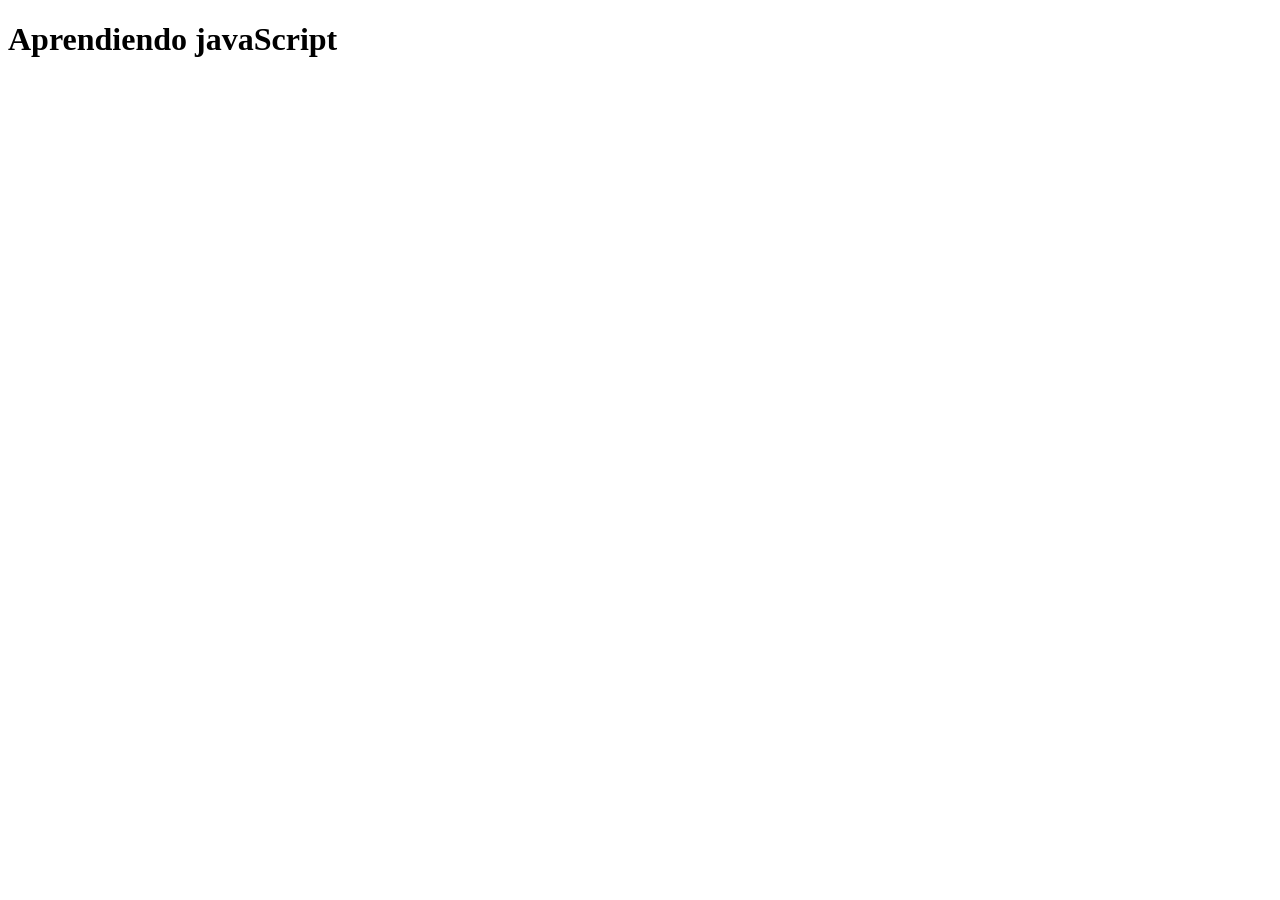
<file: aprendiendo.html>
<!DOCTYPE html>
<html lang="en">
<head>
    <meta charset="UTF-8">
    <meta name="viewport" content="width=device-width, initial-scale=1.0">
    <title>JavaScript</title>
</head>
<body>
    <h1>Aprendiendo javaScript</h1>
    <script>
       let age=prompt ('cuantos años tienes?', 100);
       alert('tiene ${age} años');
    </script>
</body>
</html>
</file>
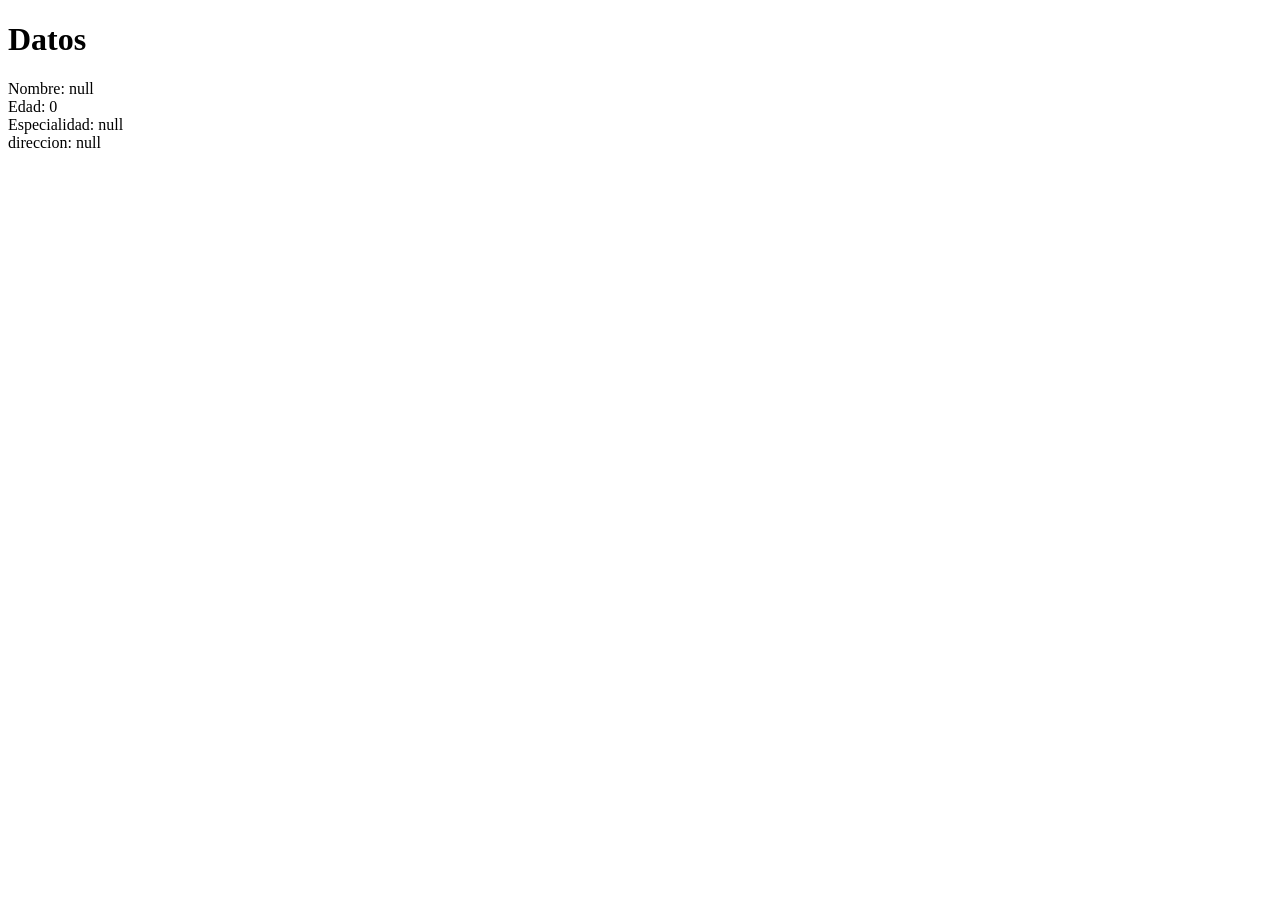
<file: datos.html>
<!DOCTYPE html>
<html lang="en">
<head>
    <meta charset="UTF-8">
    <meta name="viewport" content="width=device-width, initial-scale=1.0">
    <title>Datos</title>
</head>
<body>
    <h1>Datos</h1>
    <script>
        let nom=String(prompt("Escribe tu nombre"))
        let edad=Number(prompt("Escribe tu edad"))
        let esp=String(prompt("Escribe tu especialidad"))
        let direc=String(prompt("Escribe tu direccion"))

        document.write("Nombre: " + nom + "<br>")
        document.write("Edad: " + edad + "<br>")
        document.write("Especialidad: " + esp + "<br>")
        document.write("direccion: " + direc + "<br>")

    </script>
    
</body>
</html>
</file>
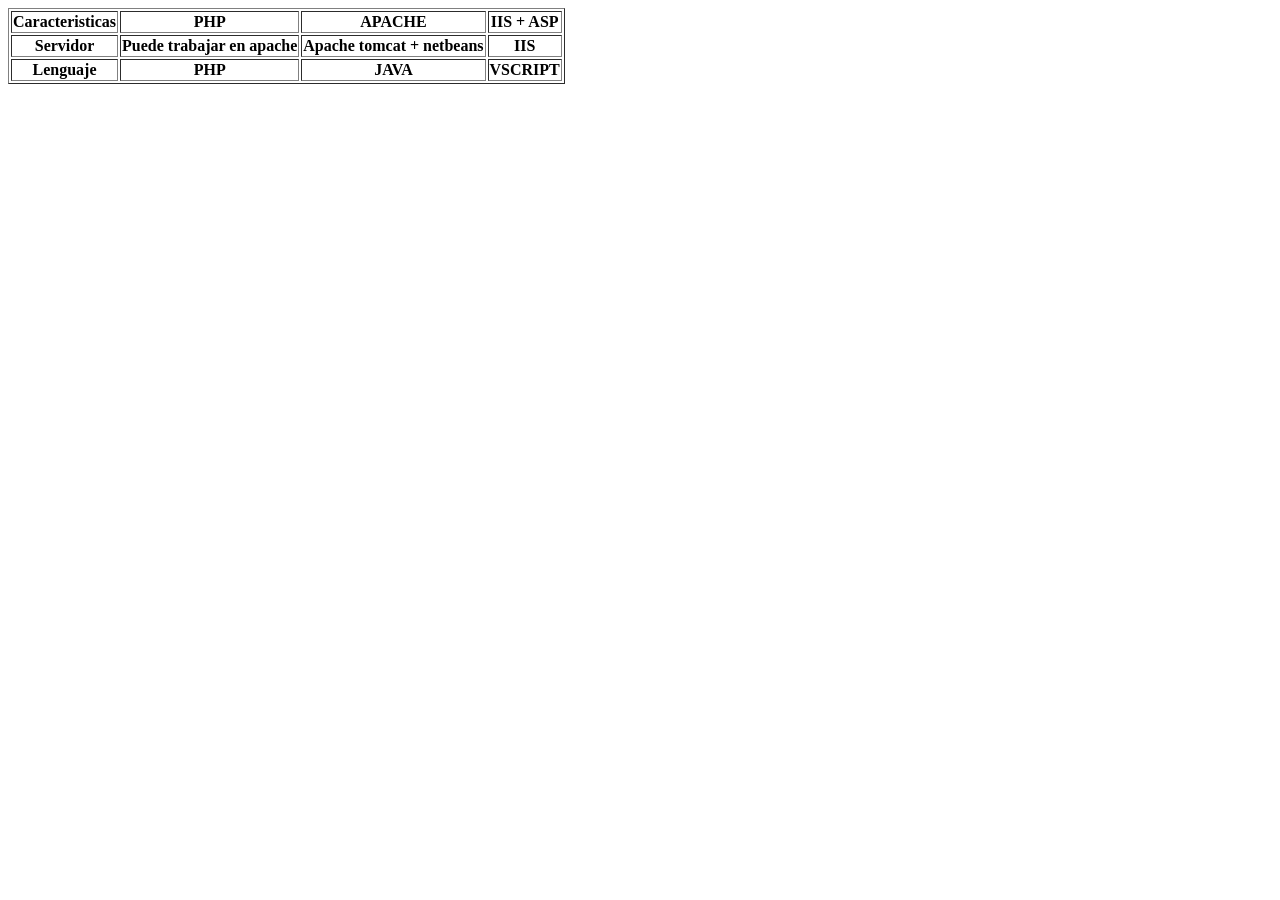
<file: diferencias.html>
<!DOCTYPE html>
<html lang="en">
<head>
    <meta charset="UTF-8">
    <meta name="viewport" content="width=device-width, initial-scale=1.0">
    <title>Diferencias</title>
</head>
<body>
    <table border="1">
        <tr>
            <th>Caracteristicas</th>
            <th>PHP</th>
            <th>APACHE</th>
            <th>IIS + ASP</th>
        </tr>
        <tr>
            <th>Servidor</th>
            <th>Puede trabajar en apache</th>
            <th>Apache tomcat + netbeans</th>
            <th>IIS</th>
        </tr>
        <tr>
            <th>Lenguaje</th>
            <th>PHP</th>
            <th>JAVA</th>
            <th>VSCRIPT</th>
        </tr>
    </table>
</body>
</html>
</file>
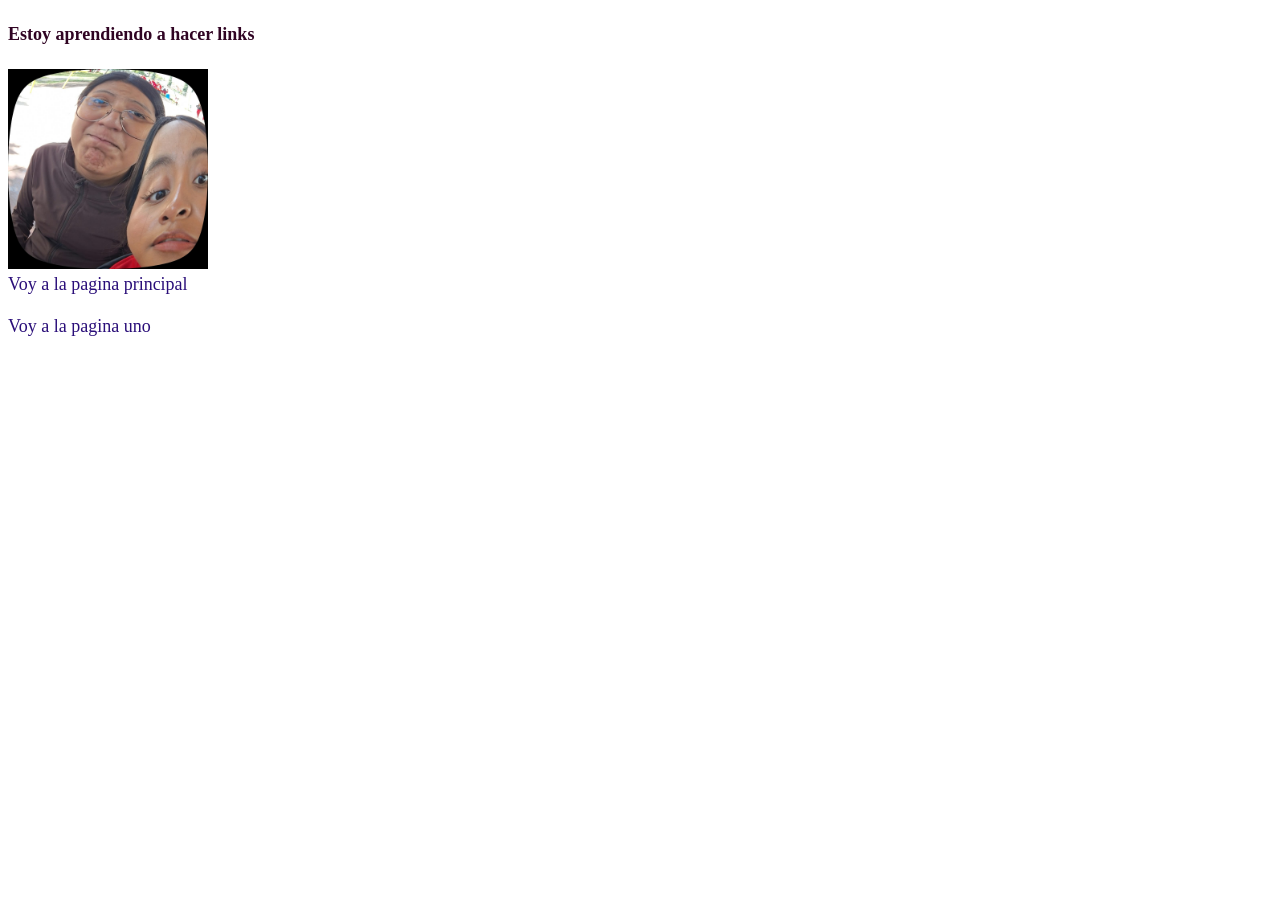
<file: dos.html>
<!DOCTYPE html>
<html lang="en">
<head>
    <meta charset="UTF-8">
    <meta name="viewport" content="width=<device-width>, initial-scale=1.0">
    <title>Document</title>
    <link rel="stylesheet" href="adorno.css">
</head>
<body>
    <h4>Estoy aprendiendo a hacer links </h4>
    <img src="WhatsApp Image 2026-10-16 at 11.18.41 PM (1).jpeg" alt="es una imagen" width="200">
    <br>
    <a href="index.html"> Voy a la pagina principal </a>
    <br>
    <br>
    <a href="uno.html"> Voy a la pagina uno </a>
</body>
</html>
</file>
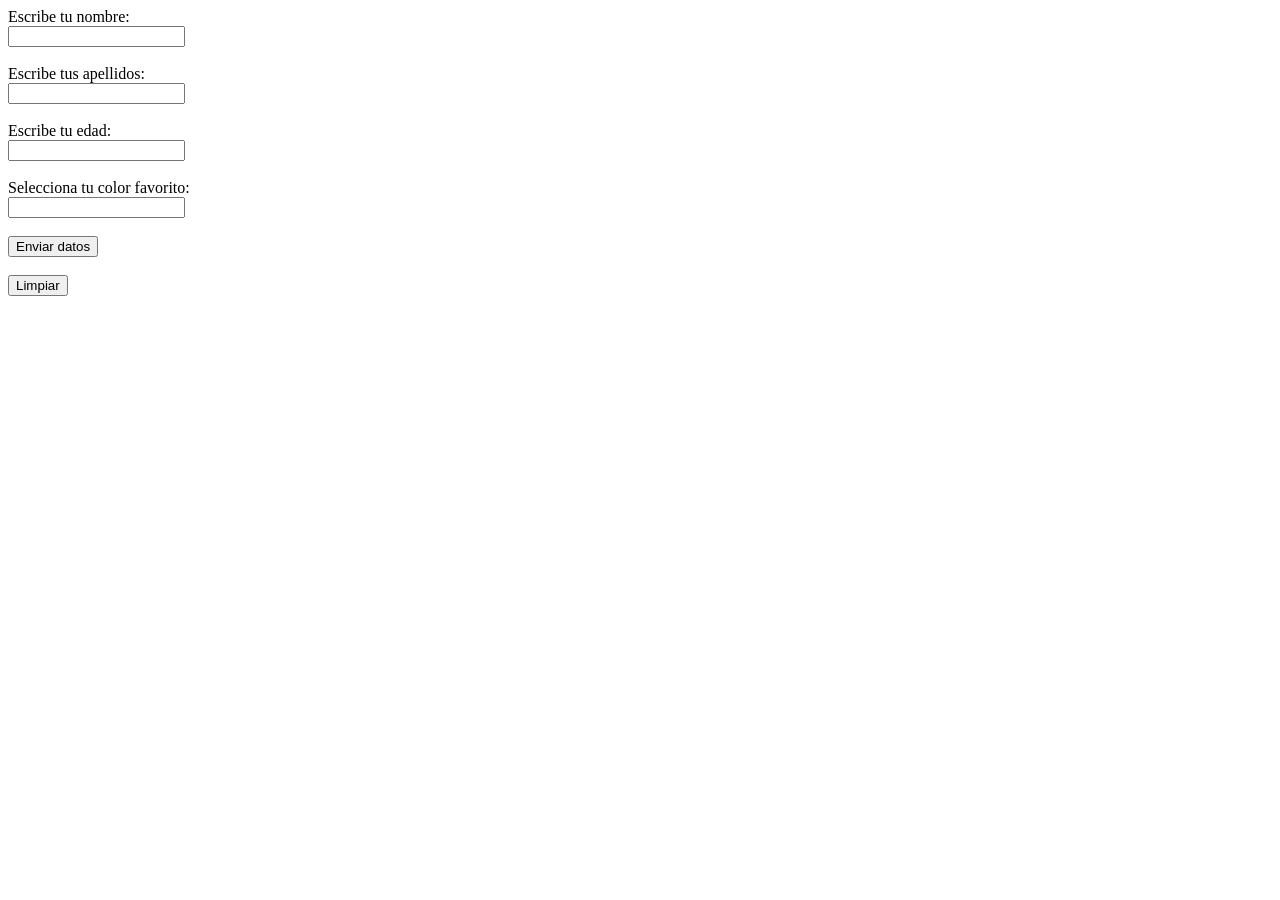
<file: formulario.html>
<!DOCTYPE html>
<html lang="en">
<head>
    <meta charset="UTF-8">
    <meta name="viewport" content="width=device-width, initial-scale=1.0">
    <title>Formulario</title>
</head>
<body>
    <form>
        Escribe tu nombre: <br>
        <input type="text" name="nombre" id="nombre" maxlength="40"><br><br>

        Escribe tus apellidos: <br>
        <input type="text" name="Paterno" id="M"><br><br>

        Escribe tu edad: <br>
        <input type="number" name="edad" id="edad"><br><br>

        Selecciona tu color favorito: <br>
        <input type="text" name="color" id="color"><br><br>
        
        <input type="submit" value="Enviar datos"><br><br>
        <input type="button" value="Limpiar"><br><br>
    </form>
</body>
</html>
</file>
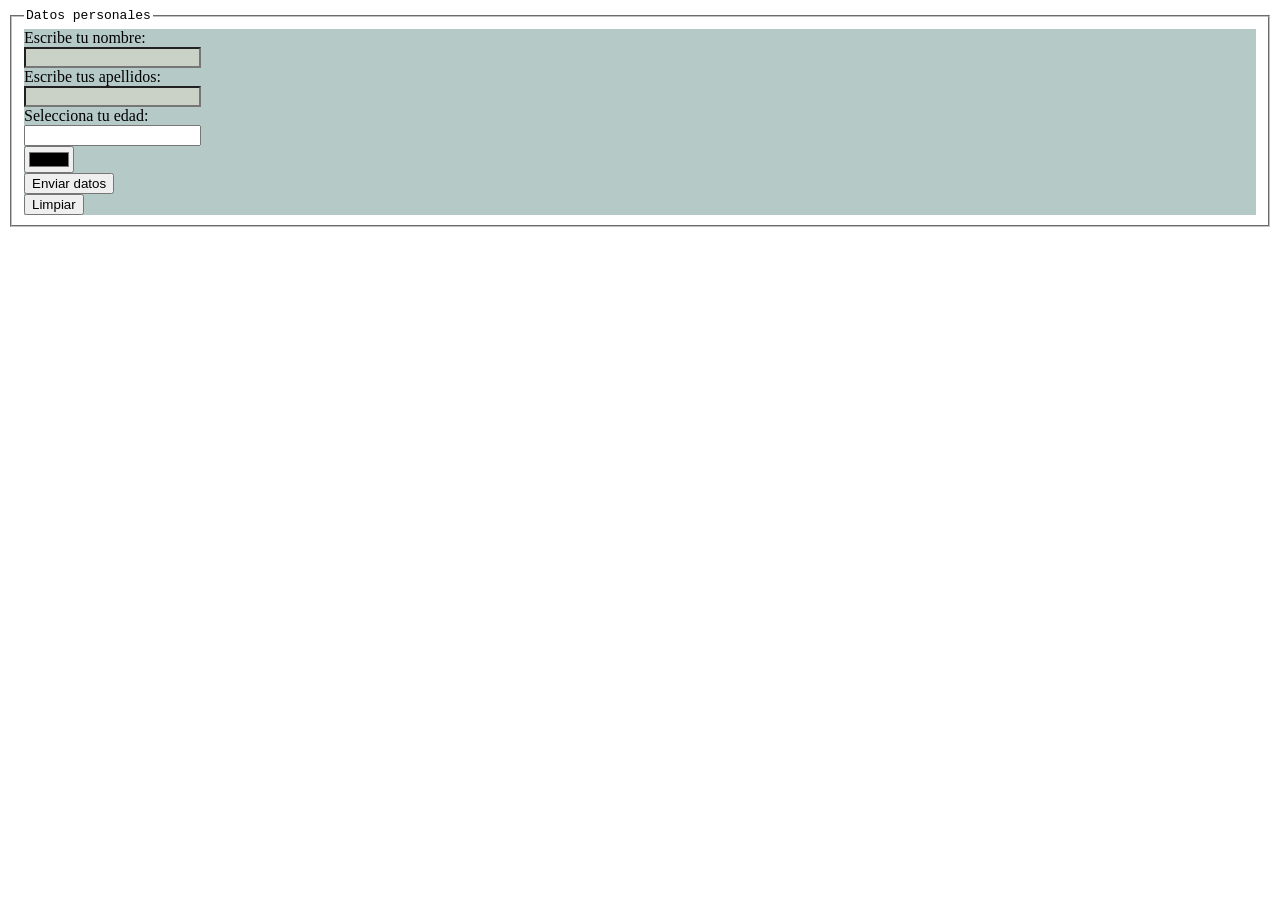
<file: formulario2.html>
<!DOCTYPE html>
<html lang="en">
<head>
    <meta charset="UTF-8">
    <meta name="viewport" content="width=device-width, initial-scale=1.0">
    <title>Formulario 2</title>
    <link rel="stylesheet" href="adornoFormulario.css">
</head>
<body>
    <fieldset><legend>Datos personales</legend>
        <form method="POST" action="ver.php">
            Escribe tu nombre:
            <br>
            <input type="text" name="nombre" id="nombre">
            <br>
            Escribe tus apellidos:
            <br>
            <input type="text" name="apellido" id="apellido">
            <br>
            Selecciona tu edad:
            <br>
            <input type="number" name="edad" id="edad">
            <br>
            <input type="color" name="color" id="color">
            <br>
            <input type="submit" value="Enviar datos">
            <br>
            <input type="reset" value="Limpiar">
        </form>
    </fieldset>
</body>
</html>
</file>
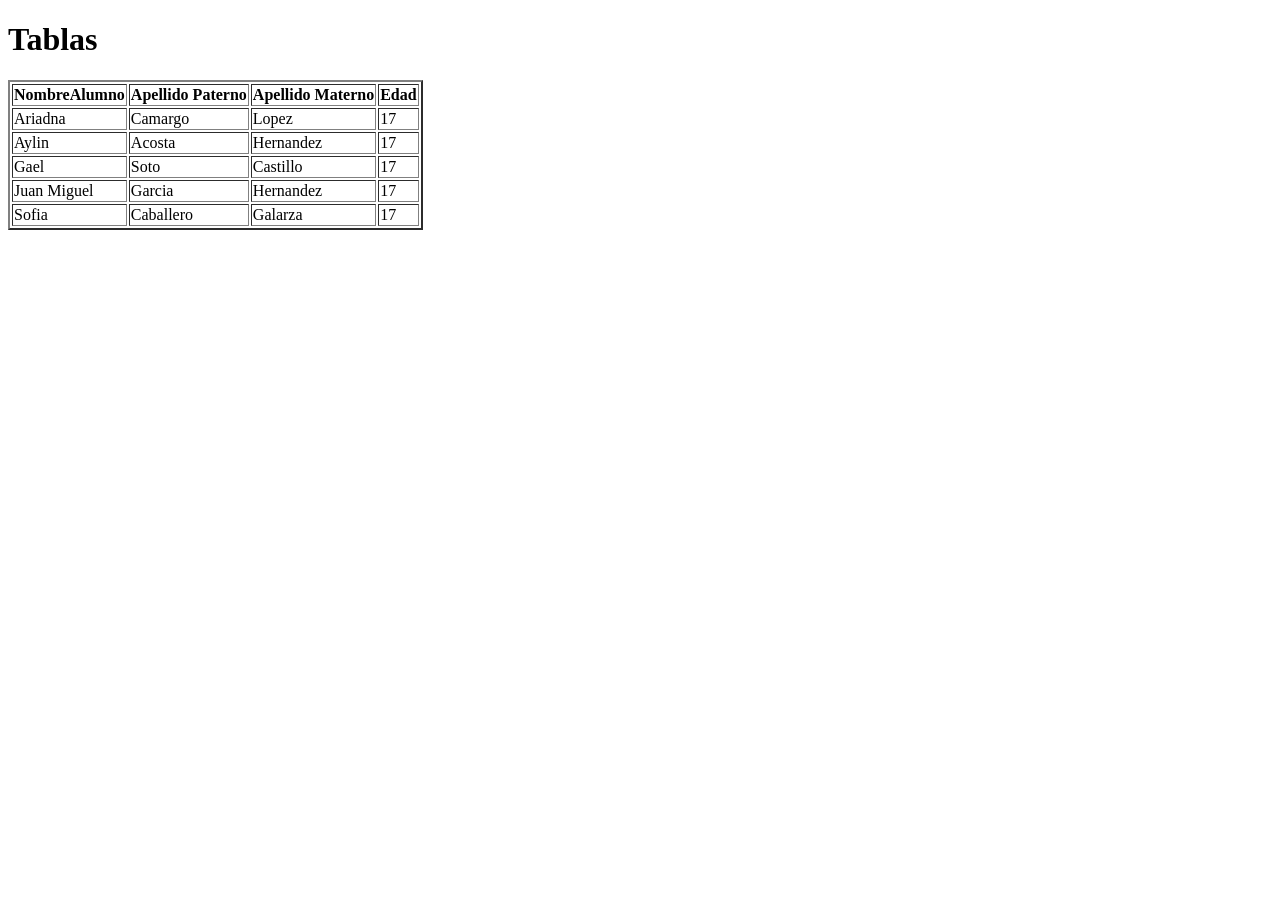
<file: nombres.html>
<!DOCTYPE html>
<html lang="en">
<head>
    <meta charset="UTF-8">
    <meta name="viewport" content="width=device-width, initial-scale=1.0">
    <title>Lista de compañeros</title>
    <link rel="shortcut icon" href="./imagen/favicon.ico" type="image/x-icon">

</head>
<body>
    <h1> Tablas </h1>
    <table border="2">
    <tr>
        <th>NombreAlumno</th>
        <th>Apellido Paterno</th>
        <th>Apellido Materno</th>
        <th>Edad</th>
    </tr>

    <tr>
        <td>Ariadna</td>
        <td> Camargo</td>
        <td>Lopez</td>
        <td>17</td>
    </tr>
    <tr>
        <td>Aylin</td>
        <td>Acosta</td>
        <td>Hernandez</td>
        <td>17</td>
    </tr>
    <tr>
        <td>Gael</td>
        <td>Soto</td>
        <td>Castillo</td>
        <td>17</td>
    </tr>
    <tr>
        <td>Juan Miguel</td>
        <td>Garcia</td>
        <td>Hernandez</td>
        <td>17</td>
    </tr>
    <tr>
        <td>Sofia</td>
        <td>Caballero</td>
        <td>Galarza</td>
        <td>17</td>
    </tr>
</body>
</html>
</file>
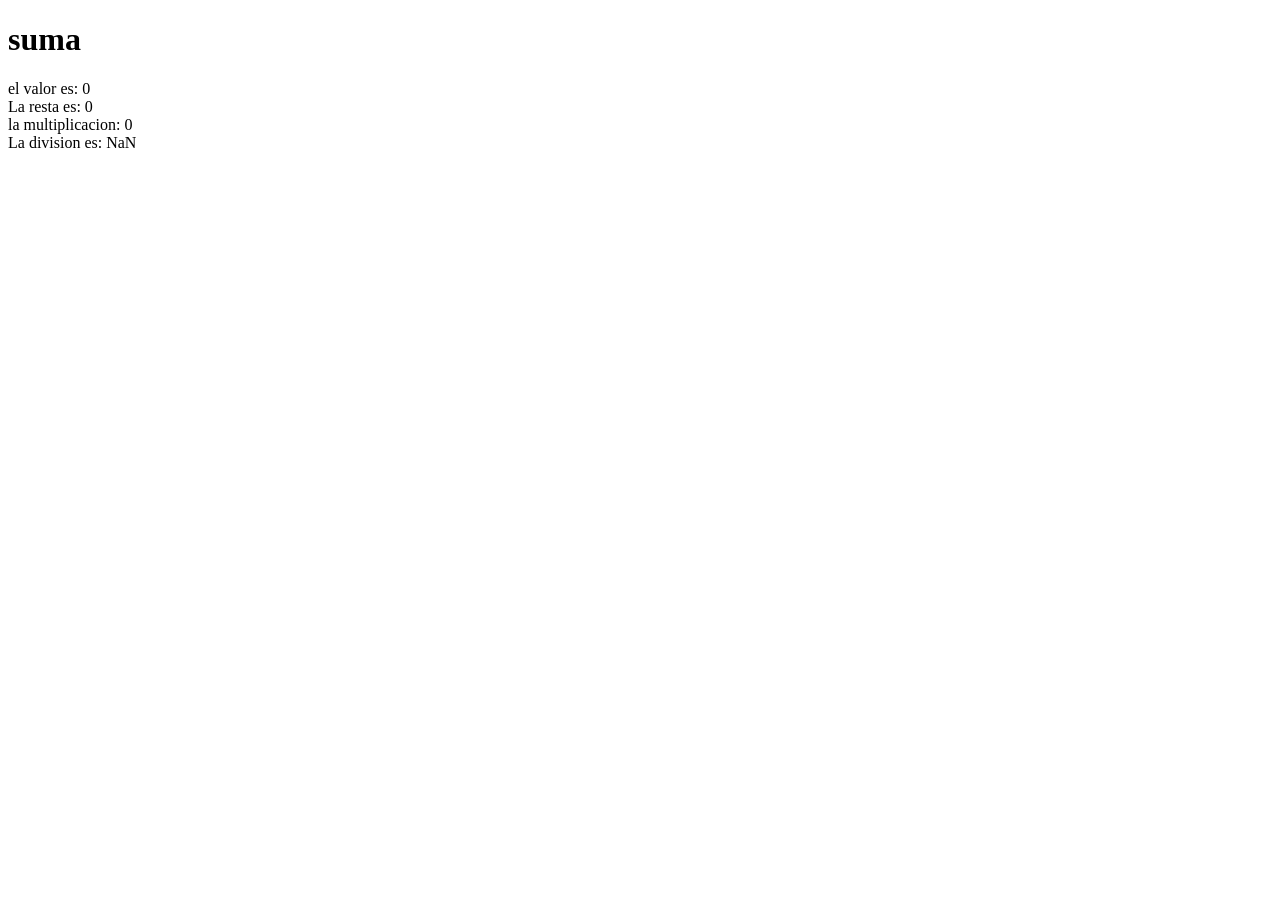
<file: suma.html>
<!DOCTYPE html>
<html lang="en">
<head>
    <meta charset="UTF-8">
    <meta name="viewport" content="width=device-width, initial-scale=1.0">
    <title>Document</title>
</head>
<body>
    <h1>suma</h1>
    <script>
        let n1=Number(prompt("introduce el primer numero"));
        let n2=Number(prompt("escribe el segundo digito"));
        suma = n1 + n2;
        document.write("el valor es: " + suma + "<br>")
        

        resta = n1-n2;
        document.write("La resta es: " + resta + "<br>")

        mult= n1*n2;
        document.write("la multiplicacion: " + mult + "<br>")

        div = n1/n2;
        document.write("La division es: " + div + "<br>")
    </script>
</body>
</html>
</file>
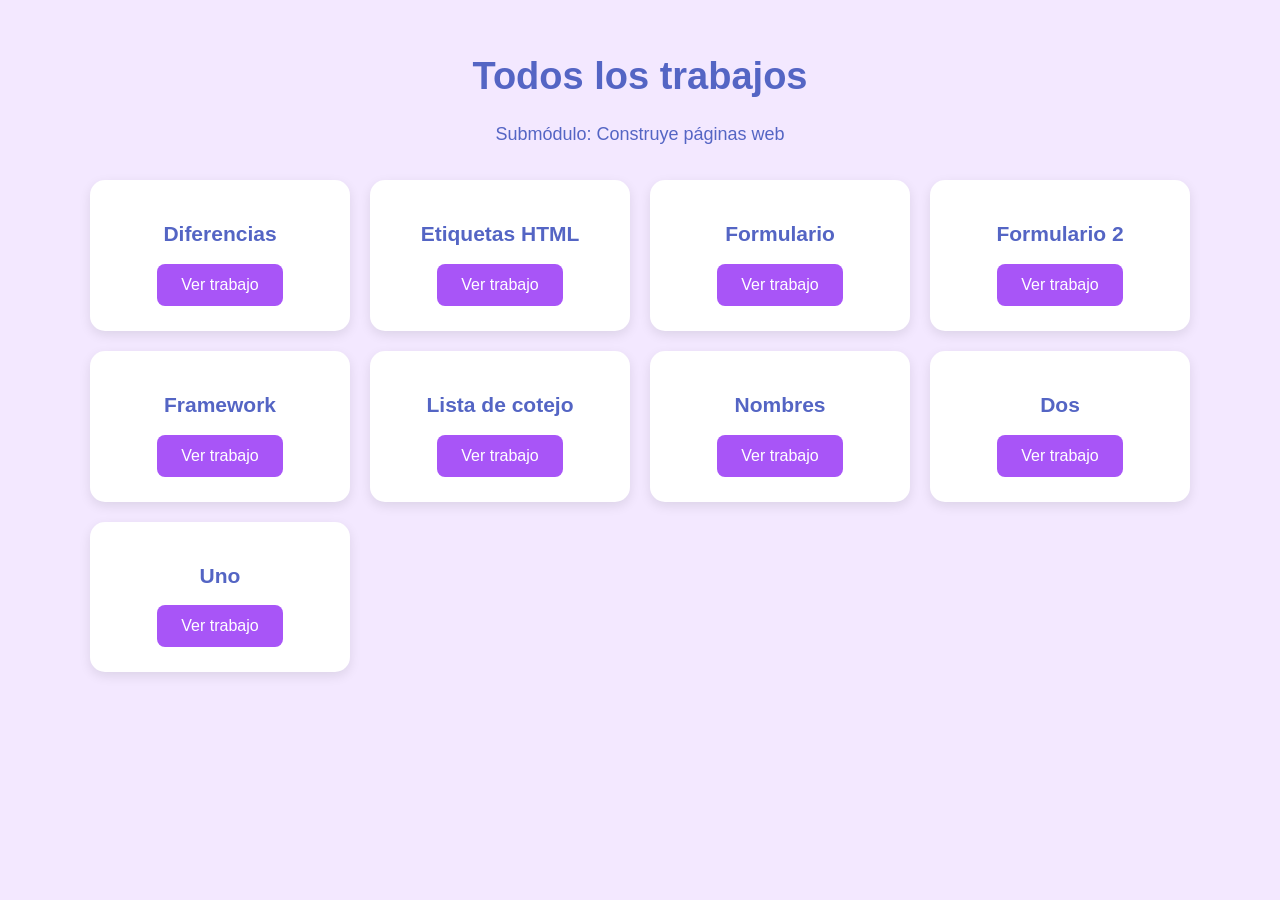
<file: trabajos.html>
<!DOCTYPE html>
<html lang="es">
<head>
    <meta charset="UTF-8">
    <meta name="viewport" content="width=device-width, initial-scale=1.0">
    <title>Todos los trabajos</title>

    <style>
        body {
            font-family: Arial, sans-serif;
            margin: 0;
            padding: 30px;
            background: #f3e8ff;
            color: #5465c4;
        } 

        h1 {
            text-align: center;
            font-size: 38px;
        }

        p {
            text-align: center;
            font-size: 18px;
        }

        .contenedor {
            display: grid;
            grid-template-columns: repeat(auto-fit, minmax(220px, 1fr));
            gap: 20px;
            max-width: 1100px;
            margin: 35px auto;
        }

        .tarjeta {
            background: white;
            padding: 25px;
            border-radius: 15px;
            text-align: center;
            box-shadow: 0 4px 12px #00000018;
        }

        .tarjeta h2 {
            font-size: 21px;
        }

        .boton {
            display: inline-block;
            padding: 12px 24px;
            background: #a855f7;
            color: white;
            text-decoration: none;
            border-radius: 8px;
        }

        .boton:hover {
            background: #7e22ce;
        }
    </style>
</head>

<body>

    <h1>Todos los trabajos</h1>
    <p>Submódulo: Construye páginas web</p>

    <div class="contenedor">

        <div class="tarjeta">
            <h2>Diferencias</h2>
            <a class="boton" href="diferencias.html">Ver trabajo</a>
        </div>

        <div class="tarjeta">
            <h2>Etiquetas HTML</h2>
            <a class="boton" href="etiquetas.html">Ver trabajo</a>
        </div>

        <div class="tarjeta">
            <h2>Formulario</h2>
            <a class="boton" href="formulario.html">Ver trabajo</a>
        </div>

        <div class="tarjeta">
            <h2>Formulario 2</h2>
            <a class="boton" href="formulario2.html">Ver trabajo</a>
        </div>

        <div class="tarjeta">
            <h2>Framework</h2>
            <a class="boton" href="framework.html">Ver trabajo</a>
        </div>

        <div class="tarjeta">
            <h2>Lista de cotejo</h2>
            <a class="boton" href="listaCotejo.html">Ver trabajo</a>
        </div>

        <div class="tarjeta">
            <h2>Nombres</h2>
            <a class="boton" href="nombres.html">Ver trabajo</a>
        </div>

        <div class="tarjeta">
            <h2>Dos</h2>
            <a class="boton" href="dos.html">Ver trabajo</a>
        </div>

        <div class="tarjeta">
            <h2>Uno</h2>
            <a class="boton" href="uno.html">Ver trabajo</a>
        </div>

    </div>

</body>
</html>
</file>
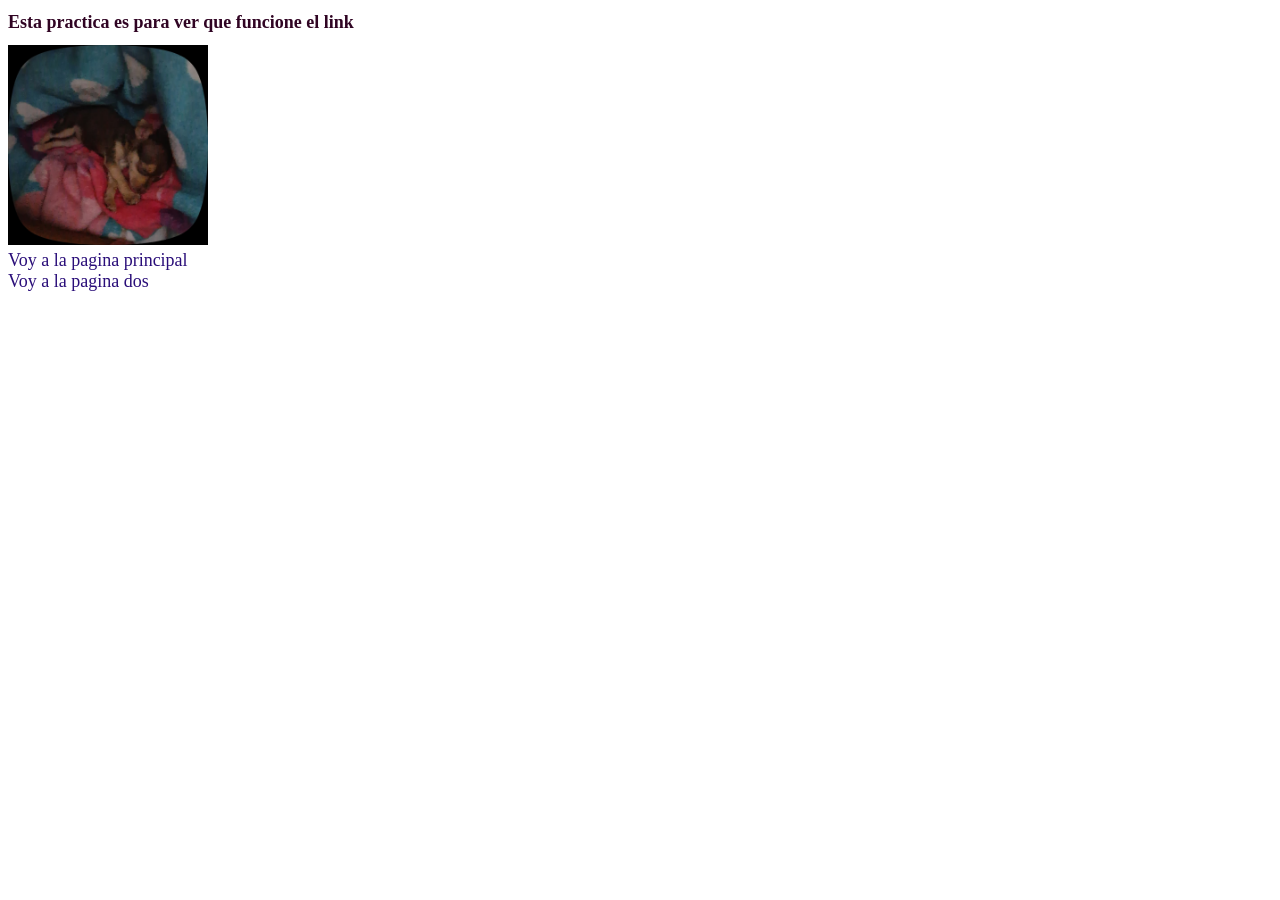
<file: uno.html>
<!DOCTYPE html>
<html lang="en">
<head>
    <meta charset="UTF-8">
    <meta name="viewport" content="width=device-width, initial-scale=1.0">
    <title>link</title>
    <link rel="stylesheet" href="adorno.css">
</head>
<body>
    <h1>Esta practica es para ver que funcione el link</h1>

    <img src="WhatsApp Image 2026-10-16 at 11.18.41 PM (2).jpeg" alt="es una imagen" width="200">
    <br>
    <a href="index.html">Voy a la pagina principal </a>
    <br>
    <a href="dos.html"> Voy a la pagina dos </a>
</body>
</html>
</file>
<file: adorno.css>
*{
    color: rgb(48, 4, 35);
    font-family: 'Times New Roman', Times, serif;
    font-size:large;
}
a{
    color: rgb(42, 14, 121);
    text-decoration: none;
}
a:hover{
    color:rgb(150, 17, 17);
    font-size: 16px;
}

img, video {
    max-width: 100%;
    height: auto;
}
.menu {
    display: flex;
    flex-wrap: wrap;
    gap: 12px;
    list-style: none;
    padding: 0;
}
.tabla-scroll {
    overflow-x: auto;
}
table {
    border-collapse: collapse;
}
th, td {
    border: 1px solid rgb(48, 4, 35);
    padding: 6px 10px;
    text-align: center;
}
th {
    background: rgb(250, 200, 220);
}
video {
    width: 100%;
    max-width: 320px;
}
fieldset {
    max-width: 480px;
}
input[type="text"], input[type="number"] {
    width: 100%;
    max-width: 320px;
}
.alerta {
    padding: 10px 14px;
    margin-bottom: 12px;
    border-left: 6px solid;
    border-radius: 6px;
}
.alerta[hidden] {
    display: none;
}
.alerta.exito {
    background: #dcfce7;
    border-color: #16a34a;
}
.alerta.error {
    background: #fee2e2;
    border-color: #dc2626;
}
@media (max-width: 600px) {
    table {
        min-width: 480px;
    }
}
</file>
<file: adornoFormulario.css>
form{
    background: rgb(181, 202, 199);
}
legend{
    border-color: rgb(72, 82, 73);
    border-radius: 15px;
    font-family:'Courier New', Courier, monospace;
    font-size:small;
}
input[type="text"]{
    background-color: rgb(202, 209, 198);
    color: rgb(14, 153, 49);
}
</file>
